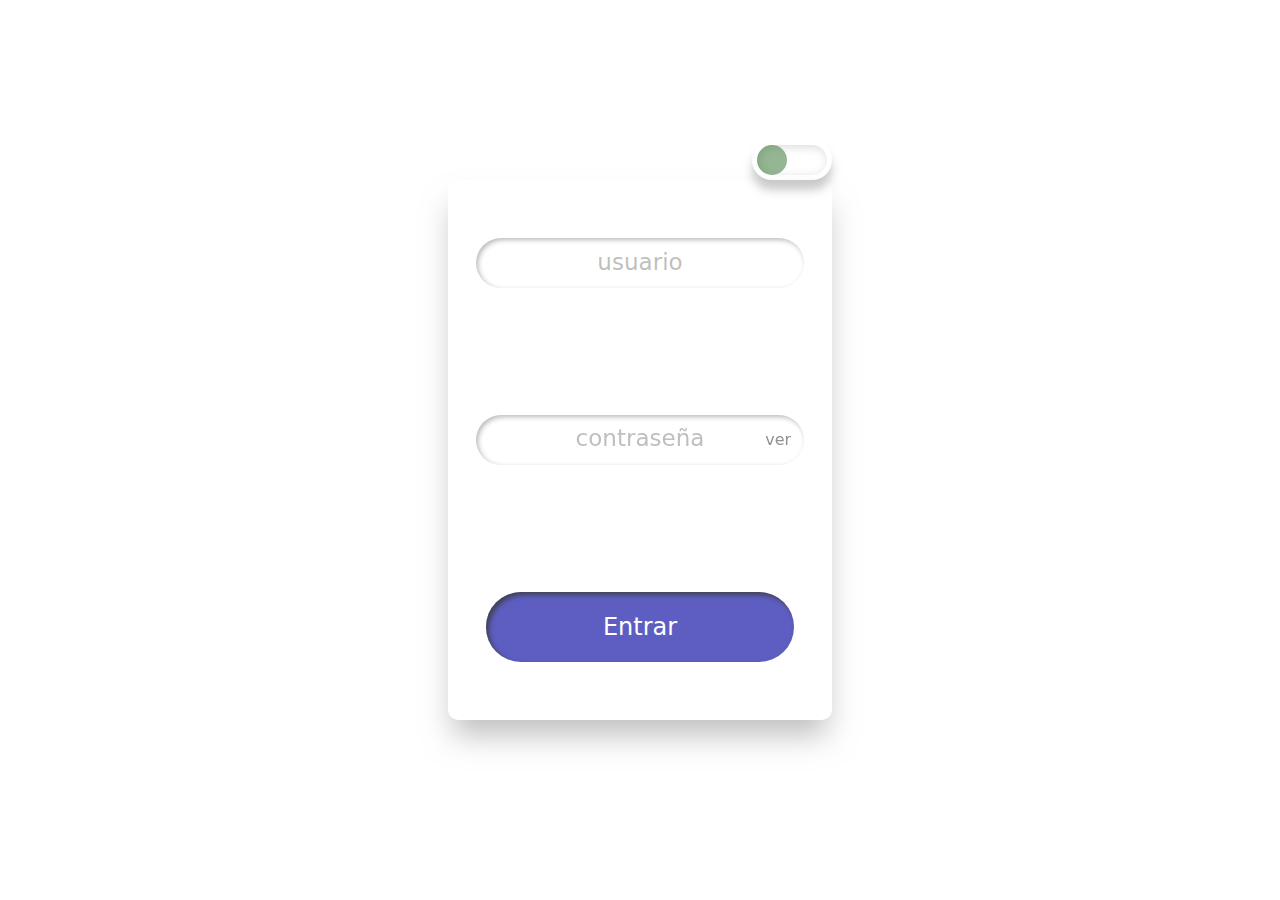
<file: index.html>
<!DOCTYPE html>
<html lang="en">

<head>
    <meta charset="UTF-8">
    <meta name="viewport" content="width=device-width, initial-scale=1.0">
    <title>Document</title>
    
    
  <script type="module" crossorigin src="/assets/page1-3f90c829.js"></script>
  <link rel="modulepreload" crossorigin href="/assets/handleMessageError-8a94c122.js">
  <link rel="stylesheet" href="/assets/handleMessageError-a6f1ff3e.css">
  <link rel="stylesheet" href="/assets/index-f11e0b10.css">
</head>

<body>
    <script>
        const token = localStorage.getItem("token")
        token ? null : window.location.href = "./pages/session.html"
        // fetch('http://localhost:3000/login')
        //     .then(data => data.json())
        //     .then(result => {
        //         console.log(result)
        //         if (user != "alejandro") {
        //             window.location.href = "session.html"
        //         }
        //     })
        //     .catch(error => {
        //         alert(error)
        //         window.location.href = "session.html"

        //     })
    </script>
    <div class="wall"></div>
    <iframe srcdoc='' frameborder="0"></iframe>
</body>
<!-- contenedor del editor monaco -->
<div class="htmlEdit htmlEditorClosed">
    <div class="editors-container">
        <div class="saveAndClose-container">
            <button class="saveCodeEditor">save</button>
            <div class="closeEditorIntern">x</div>
        </div>
        <div class="editorSelectContainer">

            <div class="editorSelect htmlSelect">
                html
            </div>

            <div class="editorSelect cssSelect">
                css
            </div>

            <div class="editorSelect javascriptSelect">
                javascript
            </div>
        </div>
        <div id="html" class="">
            <div class="title">html</div>
        </div>
        <div id="css" class="editHidden">
            <div class="title">css</div>
        </div>
        <div id="javascript" class="editHidden">
            <div class="title">javascript</div>
        </div>
    </div>

</div>
</div>
<!-- ********** -->
<div class="bot rootHidden">

    <div class="menu menuHidden">
        <ul>
            <li class="download">descargar archivos</li>
            <li>
                <select name="" id="" class="GptModelSelect">
                    <option value="gpt3">Gpt-3.5</option>
                    <option value="gpt4">Gpt-4</option>
                </select>
            </li>
            <li class="closeSession">cerrar session</li>
            <li>
                <input type="text" class="tokenGpt" placeholder="ingresa el token">
                <button class="saveTokenGpt">guardar</button>
            </li>
        </ul>
        <button hidden class="download">download</button>
        <button hidden class="closeSession">cerrar session</button>
    </div>
    <!-- <button id="downloadtest">download</button> -->
    <!-- <a class="download" href="./loading.html" download="index.png">descargar archivo</a> -->
    <div class="actionsContainer">
        <button class="openEditor">Editar Codigo</button>
        <button class="preview">retroceder</button>
        <button class="reset">resetear</button>
        <div class="buttonMenu">
            <div></div>
            <div></div>
            <div></div>
        </div>
    </div>
    <div id="root">
        <div class="input-container">
            <textarea id="pidemeTextarea" rows="1" cols="3" placeholder="Crea tu pagina..." cols="30"
                rows="10"></textarea>
            <!-- <input id="pidemeTextarea" type="text"> -->
            <button class="build">Enter</button>
        </div>
    </div>
    <div class="open-close bot-open">
        <div></div>
        <div></div>
    </div>
</div>

<!-- <script type="module" src="./editor.js"></script> -->




<div class="messageError">
    <div class="closeErrorMessage">x</div>
    <div class="message">
    </div>
</div>
<!-- <button class="showCode">show</button>
        
        <input class="file" type="file">
        
        
        <p>Pide como contruir tu pagina</p>
        <div class="historial">
            <textarea name="" placeholder="asdasd" readonly id="" cols="30" rows="10"></textarea>
            <textarea name="" readonly id="" cols="30" rows="10"></textarea>
            <textarea name="" readonly id="" cols="30" rows="10"></textarea>
            <textarea name="" readonly id="" cols="30" rows="10"></textarea>
            <textarea name="" readonly id="" cols="30" rows="10"></textarea>
            <textarea name="" placeholder="asdsd" readonly id="" cols="30" rows="10"></textarea>
        </div>
         -->

</html>
</file>
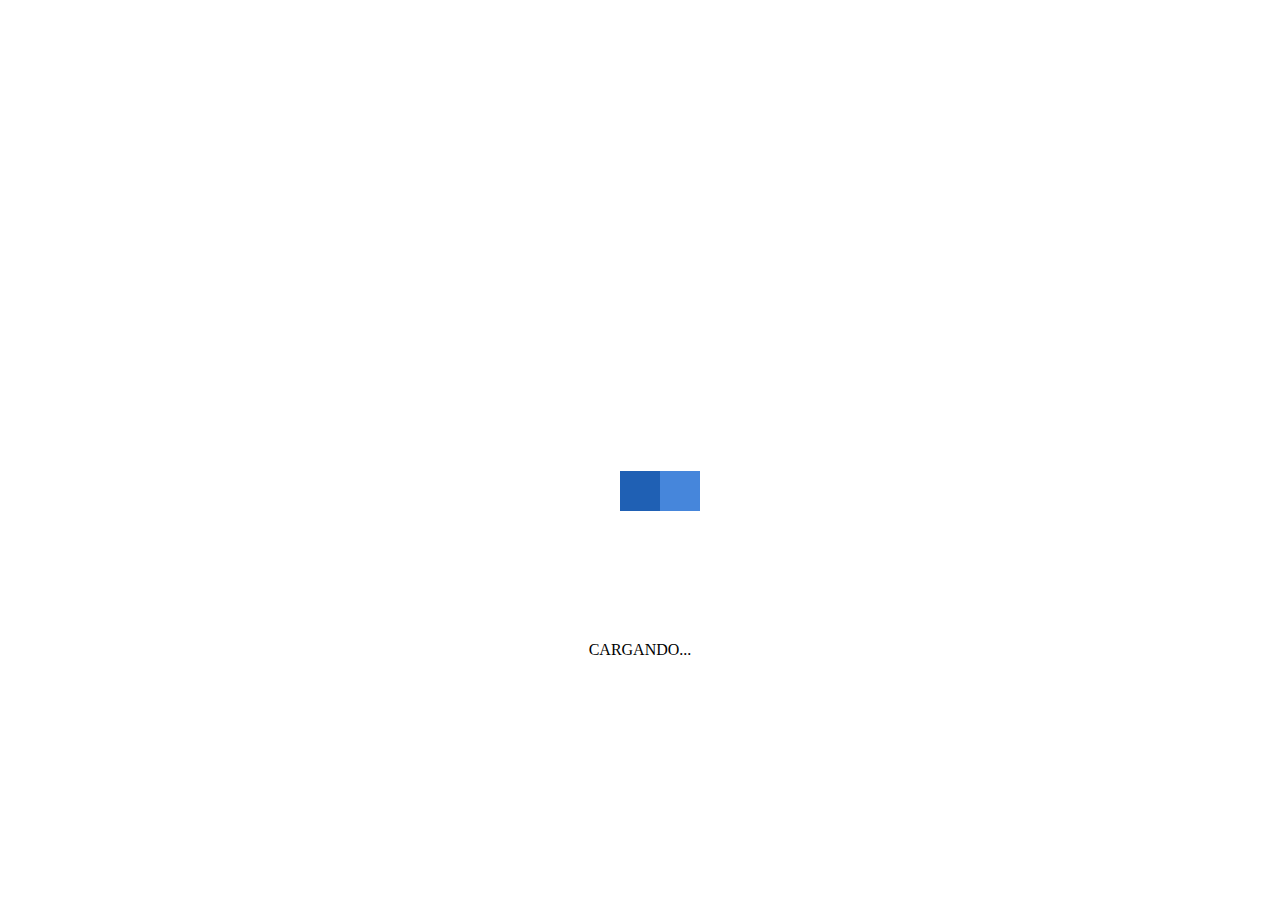
<file: pages/cargando.html>
<!DOCTYPE html>
<html lang="en">

<head>
    <meta charset="UTF-8">
    <meta name="viewport" content="width=device-width, initial-scale=1.0">
    <title>Document</title>
</head>
<style>
    body {
        padding: 0;
        margin: 0;
        background-color: white;
    }

    .container {
        width: 100%;
        height: 100vh;
        /* background-color: rgb(61, 60, 63); */
        display: flex;
        gap: 50px;
        flex-direction: column;
        position: relative;
        align-items: center;
        justify-content: center;
        overflow: hidden;
    }

    .squareContainer {
        min-width: 100%;
        min-height: 10px;
        /* background-color: blue; */
    }

    .square {
        width: 40px;
        height: 40px;
        position: absolute;
        margin-left: -10%;
        /* background-color: blueviolet; */
        transition: margin-left .5s ease-in-out;
    }

    .pos {
        /* background-color: red; */
        min-width: 40px;
        min-height: 40px;
        position: relative;

    }

    .animationRotate {
        animation: anima 2s both;
        transform-origin: center;
    }

    .pos:nth-child(2) {
        & .square:nth-child(2n+1) {

            background-color: rgb(31, 96, 180);
        }

        & .square:nth-child(2) {
            background-color: rgb(70, 134, 219);
        }
    }

    .pos:nth-child(2n+1) {

        /* background-color: aqua; */
        & .square:nth-child(2n+1) {
            background-color: rgb(70, 134, 219);
        }

        & .square:nth-child(2) {
            background-color: rgb(31, 96, 180);
        }
    }



    @keyframes anima {
        0% {

            transform-origin: rotate(0deg);
        }

        50% {
            transform: rotate(360deg);
        }

        100% {
            transform: rotate(360deg);
        }

    }

    @keyframes anima2 {
        0% {
            margin-left: 0%
        }

        50% {
            margin-left: 0%,
        }

        100% {
            margin-left: 50%;
        }
    }
</style>
<style>
    body {
        padding: 0;
        margin: 0;
    }

    /* .container {
        width: 100%;
        height: 100vh;
        display: grid;
        place-items: center;
        gap: 10px;
    } */

    /* .girl {
        width: 10%;
    } */

    .gifLoading {
        width: 10%;
    }

    .loading {
        width: 5%;
    }

    .elements {
        display: grid;
        position: relative;
        place-items: center;
        width: 100%;
        height: 20vh;
    }
</style>

<body>


    <div class="container">
        <div class="elements">
            <!-- <img class="girl" src="/gifs/loading1.gif" alt="" srcset=""> -->
            <!-- <img class="gifLoading" src="" alt="" srcset=""> -->
        </div>
        <div class="squareContainer">
            <div class="pos">
                <div class="square number1"></div>
                <div class="square number2"></div>
                <div class="square number3"></div>
            </div>
            <div class="pos">
                <div class="square number4"></div>
                <div class="square number5"></div>
                <div class="square number6"></div>
            </div>
            <div class="pos">
                <div class="square number7"></div>
                <div class="square number8"></div>
                <div class="square number9"></div>
            </div>
        </div>
        <div class="cargando">
            <!-- <img class="loading" src="https://cdn.pixabay.com/animation/2023/08/11/21/18/21-18-05-265_512.gif" alt=""
                srcset=""> -->
            CARGANDO...

        </div>
    </div>
    <script>

        // animar(porcentaje)
        const squares = document.querySelectorAll('.square')
        const squareContainer = document.querySelector('.squareContainer')
        timeAnimtion()
        setInterval(() => {
            timeAnimtion()
        }, 8700)

        function timeAnimtion() {
            animar(50)
            setTimeout(() => {
                animar(150)
            }, 5000)
            setTimeout(() => {
                squareContainer.classList.add('animationRotate')
            }, 3700)
            setTimeout(() => {
                squareContainer.classList.remove('animationRotate')
            }, 4900)
            setTimeout(() => {
                // const squares = document.querySelectorAll('.square')
                squares.forEach(v => {
                    v.style = 'display:none; margin-left: -10%'
                })
            }, 8500)
            setTimeout(() => {
                squares.forEach(square => {
                    square.style = 'display: block;'
                })
                first = false
            }, 8600)
        }

        function animar(porc) {
            const elements = document.querySelectorAll('.pos')

            elements.forEach((v, index) => {
                const squere = v.querySelectorAll('.square:nth-last-child(-n+3)')
                const array = []
                squere.forEach(v => {
                    array.push(v)
                })
                setTimeout(() => {
                    array.reverse().forEach((v, index) => {
                        setTimeout(() => {
                            const num = 40 * (index + 1)
                            // console.log(num)
                            v.style = `margin-left: calc(${porc}% - ${num}px + 60px);`
                        }, 400 * index)
                    })
                }, 1200 * index)

            })
        }

    </script>
    <script>
        // const img = document.querySelector(".gifLoading")
        // const imgs = [
        //     "./public/gifs/loading1.gif",
        //     "./public/gifs/loading2.gif",
        //     "./public/gifs/loading3.gif",
        //     "./public/gifs/loading4.gif",
        //     "./public/gifs/loading5.gif",
        // ]
        // function getImg() {
        //     const numeroAleatorio = Math.floor(Math.random() * imgs.length) + 1;
        //     console.log(numeroAleatorio)
        //     img.src = imgs[numeroAleatorio - 1]
        // }

        // getImg()

    </script>

</body>

</html>
</file>
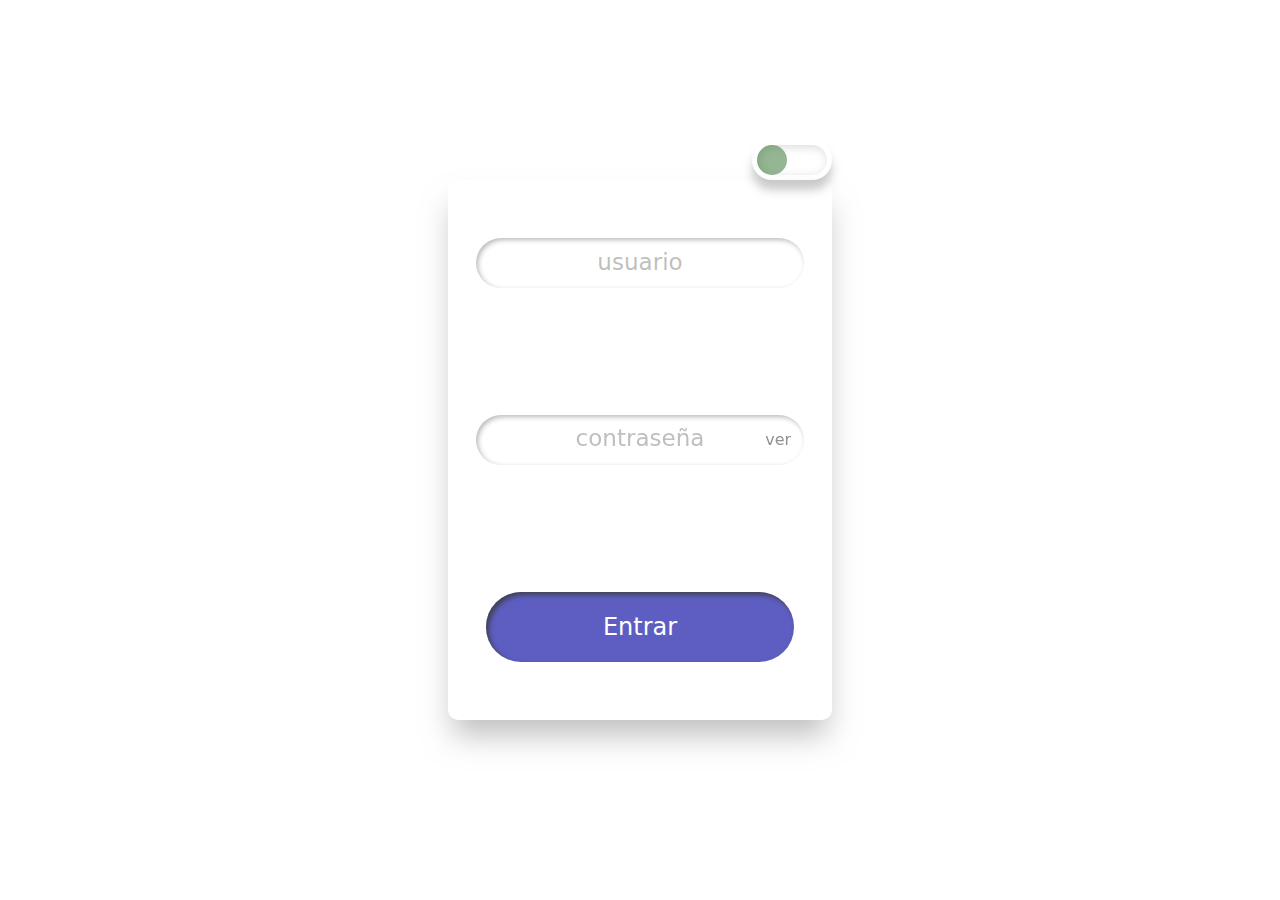
<file: pages/session.html>
<!DOCTYPE html>
<html lang="en">

<head>
    <meta charset="UTF-8">
    <meta name="viewport" content="width=device-width, initial-scale=1.0">
    <title>Document</title>
    
    
  <script type="module" crossorigin src="/assets/page4-62c43fcc.js"></script>
  <link rel="modulepreload" crossorigin href="/assets/handleMessageError-8a94c122.js">
  <link rel="stylesheet" href="/assets/handleMessageError-a6f1ff3e.css">
  <link rel="stylesheet" href="/assets/session-e1e8286c.css">
</head>

<body>
    <div class="messageError">
        <div class="closeErrorMessage">x</div>
        <div class="message"></div>
    </div>
    <div class="loading loading-hidden">
        <!-- <img src="" alt=""> -->
        <img src="/gifs/loading.gif" alt="">
        cargando...

    </div>
    <main>
        <form action="">
            <div class="switch-container">
                <label for="change-checkbox">
                    <input type="checkbox" name="" id="change-checkbox">
                    <div class="switch">
                        <div class="switch-internal"></div>
                        <!-- <div class="login">L</div>
                        <div class="register">R</div> -->
                    </div>
                </label>
            </div>
            <div class="register-container hidden-register">

                <!-- <label for="">NOMBRE DE USUARIO</label> -->
                <input type="text" placeholder="usuario" name="username" required>
                <!-- <label for="">CORREO</label> -->
                <!-- <input type="email" placeholder="correo" name="" id="" required> activar el correo mas adelante -->
                <!-- <label for="">CONTRASEÑA</label> -->
                <div class="passwordRegisterContainer">
                    <input type="password" placeholder="contraseña" name="password" required>
                    <div class="showPasswordRegister">ver</div>
                </div>
                <!-- <label for="">REPETIR CONTRASEÑA</label> -->
                <div class="passwordRepeatRegisterContainer">
                    <input type="password" placeholder="repite la contraseña" name="repeat-password" required>
                    <div class="showPasswordRepeatRegister">ver</div>
                </div>
                <input type="submit" value="Registrarse" name="">
            </div>
            <div class="login-container">
                <!-- <label for="">NOMBRE DE USUARIO</label> -->
                <input type="text" placeholder="usuario" name="username" required>
                <!-- <label for="">CORREO</label> -->
                <!-- <input type="email" placeholder="correo" name="" id="" required> -->
                <!-- <label for="">CONTRASEÑA</label> -->
                <div class="passwordLoginContainer">
                    <input type="password" placeholder="contraseña" name="password" required>
                    <div class="showPasswordLogin">ver</div>
                </div>
                <!-- <label for="">REPETIR CONTRASEÑA</label> -->
                <!-- <input type="password" placeholder="repite la contraseña" name="" id="" required> -->
                <input type="submit" value="Entrar" name="">
            </div>
        </form>
    </main>
    
</body>

</html>
</file>
<file: assets/handleMessageError-a6f1ff3e.css>
.messageError{width:25rem;min-height:5rem;position:fixed;left:105%;top:10%;background-color:brown;padding:1rem 10rem 1rem 2rem;box-sizing:border-box;border-radius:10px 0 0 10px;z-index:8;transition:left .5s}.message{color:#fff;font-size:1.2em}.openMessage{left:calc(100% - 25rem)!important}.closeErrorMessage{position:absolute;top:0%;right:101%;font-size:1.5em}.closeErrorMessage:hover{cursor:pointer}
</file>
<file: assets/index-f11e0b10.css>
body{margin:0;padding:0}button{cursor:pointer}.build:hover{background-color:#4242dd}.build{background-color:#5c5ce7;padding:.5rem;width:4rem;color:#f0f8ff;border:none;border-radius:5px;transition:background-color .5s}.bot{height:3rem;background-color:#23697a80;-webkit-backdrop-filter:blur(2px);backdrop-filter:blur(2px);position:fixed;right:0;width:20rem;bottom:0;border-radius:5px 0 0;padding:10px 20px 10px 10px;box-sizing:border-box;transition:right .5s}#root{width:100%;height:100%;transition:margin-right .2s;font-family:sans-serif}#container{width:90%}.open-close{position:absolute;display:flex;justify-content:center;align-items:center;background-color:#a3a3a3;bottom:10px;right:100%;width:30px;height:30px;border-radius:100px;z-index:10;cursor:pointer;transition:left .5s,bottom .5s}.open-close div{position:absolute;width:12px;height:3px;background-color:#242323;border-radius:100px;transition:transform .1s}div[class="open-close bot-close"] div:nth-child(1){top:50%;transform:rotate(-40deg);transform-origin:left}div[class="open-close bot-close"] div:nth-child(2){bottom:45%;transform:rotate(40deg);transform-origin:left}div[class="open-close bot-open"] div:nth-child(1){transform:rotate(45deg);transform-origin:center}div[class="open-close bot-open"] div:nth-child(2){transform:rotate(-45deg);transform-origin:center}#pidemeTextarea{font-family:sans-serif;font-size:.8em;box-sizing:border-box;padding:5px;width:100%;height:30px;resize:none;outline:none;border:none;cursor:text;border-radius:5px;box-shadow:none}.close{right:-20rem}.reset{background-color:red;color:#f0f8ff;border:none;border-radius:5px;width:8rem;height:2rem}.preview{background-color:green;color:#f0f8ff;border:none;border-radius:5px;width:8rem;height:2rem}.actionsContainer{position:absolute;left:-5px;bottom:100%;width:100%;gap:20px;padding:5px;display:flex;flex-direction:row;justify-content:space-around;align-items:center}.actionsContainer button{width:80px;font-size:.7em}.input-container{height:100%;width:100%;position:relative;display:flex;gap:20px;left:0;align-items:center;justify-content:center}input[type=file]{display:none}textarea{box-sizing:border-box;position:relative;top:0;resize:none;border:none;outline:none;box-shadow:5px 5px 15px 2px #969595;border-radius:20px;cursor:pointer}.historial{box-sizing:border-box;max-height:40vh;width:100%;overflow-y:scroll;display:flex;flex-direction:column;gap:30px;padding:10px}.historial::-webkit-scrollbar-thumb{background:linear-gradient(to top,rgba(47,14,124,.5),rgba(53,3,36,.5),rgba(124,19,72,.5));border-radius:6px}.historial::-webkit-scrollbar{width:15px}.htmlEdit{position:fixed;top:0;left:0;width:100%;height:100vh;background-color:#18087066;-webkit-backdrop-filter:blur(4px);backdrop-filter:blur(4px);display:grid;place-items:center;z-index:8;transform:rotateY(90deg);transition:transform .3s}#html,#javascript,#css{width:80vw;height:80vh;border-radius:10px;position:relative;z-index:10}#html>.title,#javascript>.title,#css>.title{position:absolute;bottom:101%;left:50%;font-size:2em;color:#f0f8ff}.htmlEditorClosed{display:none}.saveAndClose-container{position:absolute;bottom:101%;right:0;display:flex;align-items:center;justify-content:center;gap:20px}.closeEditorIntern{width:3rem;height:3rem;display:flex;align-items:center;justify-content:center;cursor:pointer;bottom:100%;border-radius:100%;background-color:#88878780;right:10%;font-size:1em}.closeEditorIntern:hover{color:#639;background-color:#8b8b8be6}.openEditor{bottom:105%;width:8rem;height:2rem;border:none;color:#fff;border-radius:5px;background-color:#504c4c}.rootHidden{display:none}#rootPage{width:100%;height:100vh}iframe{position:absolute;top:0;left:0;width:100%;height:100%;transition:.2s all}.anima{top:10%;left:10%;width:80%;height:80vh;transform:rotateY(90deg)}.animaHtmlEdit{transform:rotateY(0)}.saveCodeEditor{bottom:100%;width:5rem;height:2rem;border-radius:5px;border:none;background-color:green;color:#fff}.editorSelectContainer{position:absolute;left:1%;bottom:100%;height:4rem;background-color:brown}.editorSelect{width:6rem;height:3rem;background-color:#444;border-radius:5px;cursor:pointer;display:grid;place-items:center;color:#fff}.editorSelect{top:0;position:absolute;background-color:#444;padding-bottom:0;transition:padding .3s}.editorSelect:hover{background-color:#242323;transition:background-color .5s}div[class="editorSelect cssSelect"]{left:7rem}div[class="editorSelect javascriptSelect"]{left:14rem}.editors-container{position:relative}.htmlSelect{overflow:hidden;z-index:10}.editHidden{display:none}@media screen and (max-width: 768px){.bot{width:100%;padding-top:1rem}.open-close{left:91%;bottom:200%}.close{right:-100%}.close .open-close{left:-30px;bottom:10px}#html>.title,#javascript>.title,#css>.title{position:absolute;bottom:115%;left:2%;font-size:2em;color:#f0f8ff}.htmlEdit{display:grid;align-items:end}.editors-container{min-width:90%;bottom:10px}#html,#css,#javascript{top:5%;width:98%;height:75vh}.saveAndClose-container{top:-200px;width:45%;gap:1.5rem}.saveAndClose-container button{width:90px;height:40px}}div[class="wall open"]{position:fixed;z-index:100;top:0;left:0;width:100vw;height:100vh;background-color:#7a7a7a33}.menu{left:calc(100% - 200px);transition:left .5s}.menuHidden{left:100%}.buttonMenu{right:2%;display:grid;gap:2px;cursor:pointer;background-color:#a0a0a04d;padding:5px;z-index:1;box-sizing:border-box}.buttonMenu div{width:20px;height:4px;border-radius:100px;background-color:#242323}.menu{position:absolute;bottom:180%;right:0}.menu ul{width:200px;padding:0;background-color:#5b5bee;margin:0}.menu li{border-radius:10px;padding:10px;width:100%;margin-bottom:5px;background-color:#3e3ecf;text-align:start;list-style:none;color:#c2c2c2;cursor:pointer}input[class=tokenGpt]{outline:none;border-radius:2px;border:none}.saveTokenGpt{margin-top:5px;border-radius:2px;border:none}#html[class=loading]:after{content:"cargando...";font-size:1.5em;position:relative}#html[class=loading]{background-color:#9191911a;-webkit-backdrop-filter:blur(40px);backdrop-filter:blur(40px);display:grid;place-content:center}
</file>
<file: assets/session-e1e8286c.css>
*{font-family:system-ui,-apple-system,BlinkMacSystemFont,Segoe UI,Roboto,Oxygen,Ubuntu,Cantarell,Open Sans,Helvetica Neue,sans-serif}.switch-container{position:absolute;bottom:100%;right:0}.switch{width:80px;height:40px;border-radius:100px;box-shadow:0 10px 10px #96969680}.switch .switch-internal{width:70px;height:30px;border-radius:100px;position:absolute;top:5px;left:5px;z-index:9;box-shadow:2px 2px 10px #cfcfcfcc inset}input[type=checkbox]{display:none}input[type=checkbox]:checked~.switch:after{content:"";position:absolute;height:30px;width:30px;border-radius:100%;top:5px;left:calc(100% - 35px)}.switch:after{content:"";position:absolute;height:30px;width:30px;border-radius:100%;background-color:#296e2580;top:5px;left:5px;transition:left .5s;z-index:10}body{margin:0;padding:0}main{width:100%;height:100vh;display:grid;place-content:center}input{border:none;box-shadow:2px 2px 5px #1b1b1b4d inset;height:30px;width:80%;outline:none;padding:10px;border-radius:100px;text-align:center;font-size:1.2em;color:#807e7e}input::placeholder{color:#96949499;font-size:1.2em;text-align:center}.passwordLoginContainer>input[type=password],.passwordLoginContainer>input[type=text]{width:100%}.passwordRegisterContainer,.passwordRepeatRegisterContainer{display:grid;position:relative;place-items:center;height:15%;width:80%}.passwordRegisterContainer>input[type=password],.passwordRegisterContainer>input[type=text],.passwordRepeatRegisterContainer>input[type=password],.passwordRepeatRegisterContainer>input[type=text]{width:100%}input[type=submit]{height:70px;min-width:20%;background-color:#5e5ec2;box-shadow:3px 3px 5px #3a3a3acc inset;color:#fff;font-size:1.5em;cursor:pointer;transition:box-shadow .2s}input[type=submit]:active{box-shadow:0 0 5px #3a3a3acc inset}label{width:80%;color:#797979;text-align:left;margin-bottom:-20px}form{padding:50px 5px 30px;box-sizing:border-box;position:relative;min-width:30vw;min-height:60vh;-webkit-backdrop-filter:blur(5px);backdrop-filter:blur(5px);border-radius:10px;box-shadow:0 20px 30px -5px #80808080;display:grid}.register-container{display:flex;flex-direction:column;justify-content:space-around;align-items:center;transition:transform .3s ease-in-out;transform:rotateY(0);position:absolute;top:0;left:0;width:100%;height:100%}.login-container{display:flex;flex-direction:column;justify-content:space-around;align-items:center;gap:10px;position:absolute;transition:transform .3s ease-in-out;transform:rotateY(0);top:0;left:0;width:100%;height:100%}.passwordLoginContainer{position:relative;display:grid;place-items:center;width:80%}.showPasswordLogin,.showPasswordRegister,.showPasswordRepeatRegister{position:absolute;display:grid;place-items:center;top:0;left:90%;height:100%;width:10%;cursor:pointer;color:#929292}.hidden-login{transform:rotateY(-90deg)}.hidden-register{transform:rotateY(90deg)}@media (max-width: 1000px){form{min-width:80vw}input[type=submit]{width:50%}}.loading-hidden{display:none}.loading-show{top:0;left:0;position:fixed;z-index:10;width:100vw;height:100vh;background-color:#00000080;-webkit-backdrop-filter:blur(10px);backdrop-filter:blur(10px);display:grid;place-items:center}@keyframes spin{0%{transform:rotate(0)}to{transform:rotate(360deg)}}
</file>
